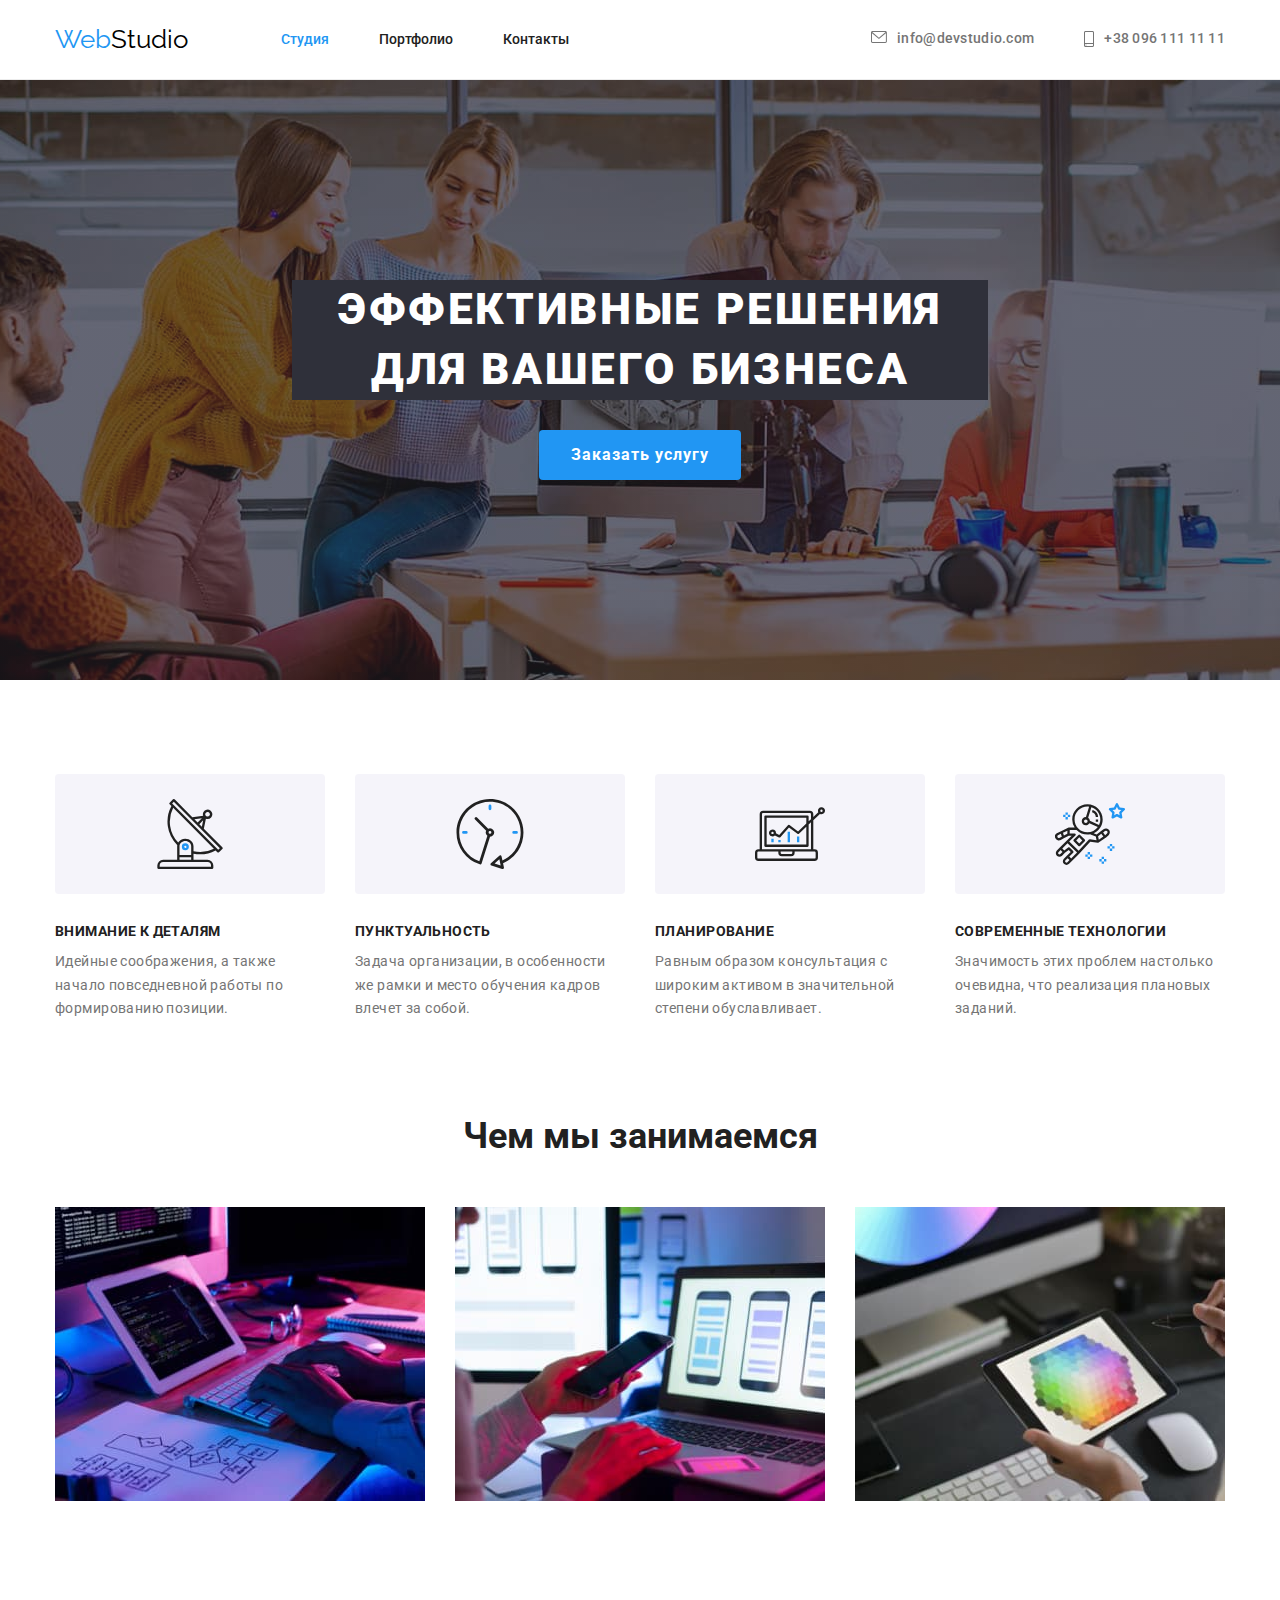
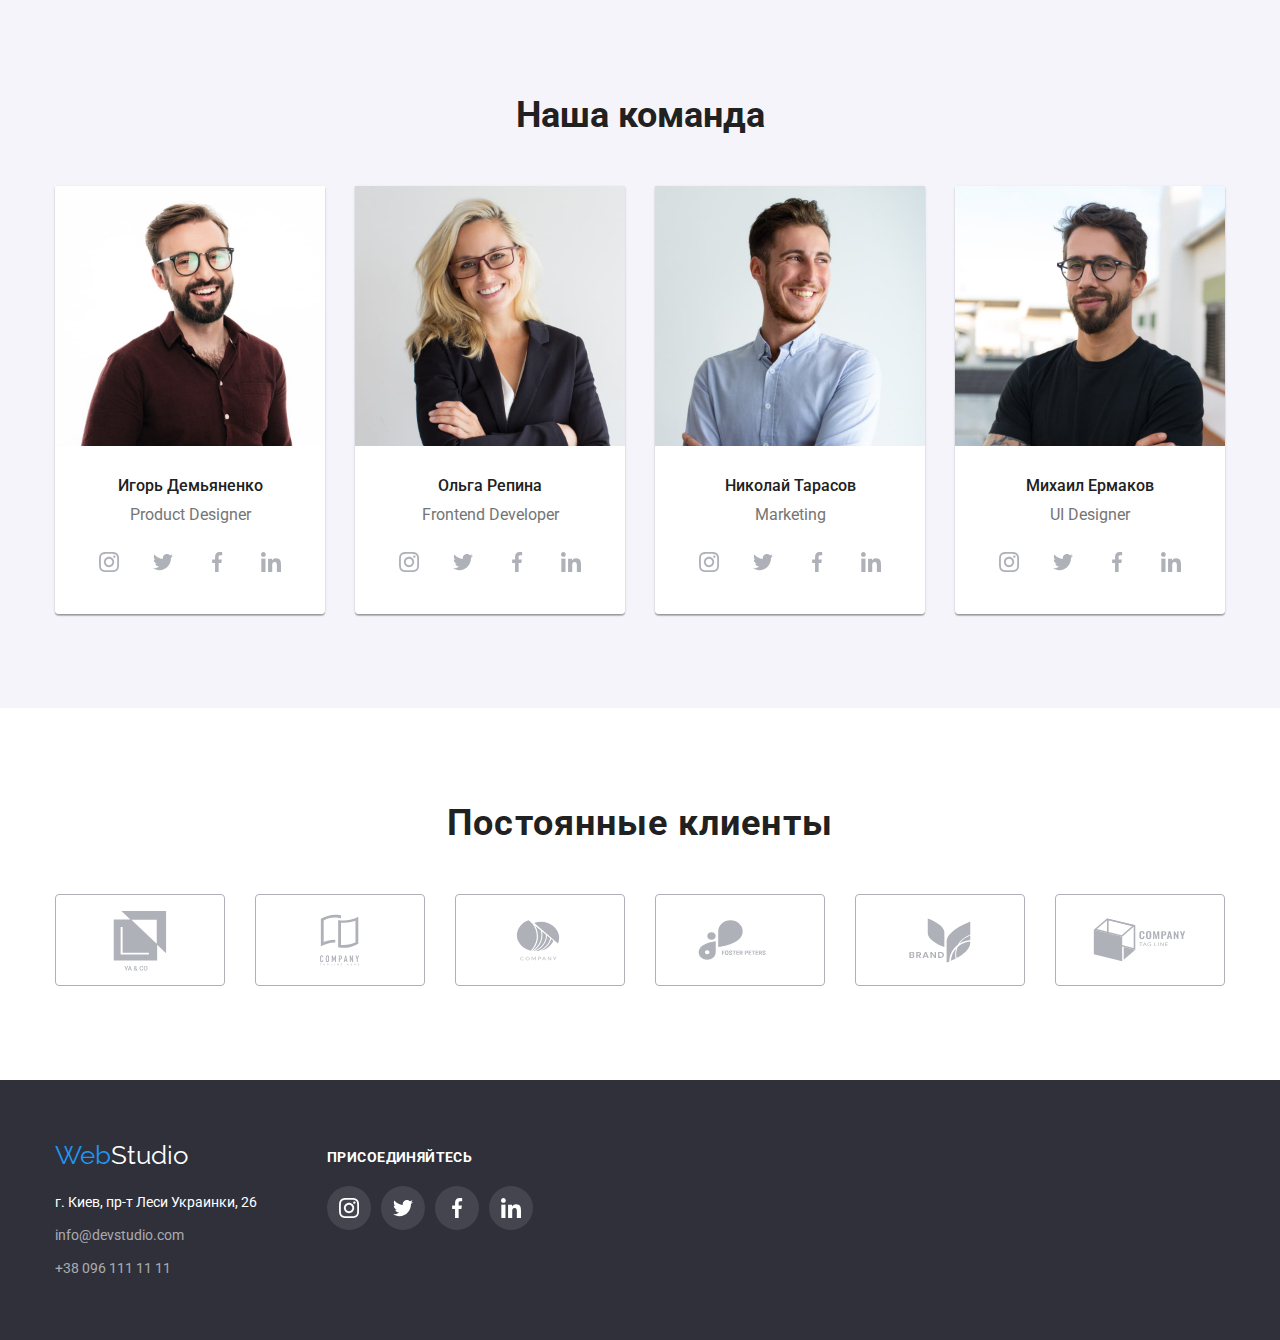
<file: index.html>
<!DOCTYPE html>
<html lang="ru">

<head>

    <meta charset="UTF-8">
    <meta http-equiv="X-UA-Compatible" content="IE=edge">
    <meta name="viewport" content="width=device-width, initial-scale=1.0">
    <title>Студия</title>
    <link
        href="https://fonts.googleapis.com/css2?family=Raleway:wght@700&family=Roboto:wght@400;500;700;900&display=swap"
        rel="stylesheet">
    <link rel="stylesheet"
        href="https://cdnjs.cloudflare.com/ajax/libs/modern-normalize/1.1.0/modern-normalize.min.css">
    <link rel="stylesheet" href="./css/styles.css" />
</head>

<body>
    <header class="page-header">
        <nav class="container main-nav">
            <a href="./index.html" class="logo">Web</a>

            <!-- Навігація на інші сторінки -->
            <ul class="site-nav list">
                <li class="item"><a href="" class="link current">Студия</a></li>
                <li class="item"><a href="./portfolio.html" class="link">Портфолио</a></li>
                <li class="item"><a href="" class="link">Контакты</a></li>
            </ul>

            <ul class="contacts list">
                <li class="contact-item">
                    <a class="contact-link" href="mailto:info@devstudio.com">
                        <svg class="contact-nav" width="16" height="12">
                            <use href="./images/icons/symbol-defs.svg#icon-envelope"></use>
                        </svg>
                        info@devstudio.com</a></li>
                <li class="contact-item">
                    <a class="contact-link" href="tel:+380961111111">
                    <svg class="contact-nav" width="10" height="16">
                        <use href="./images/icons/symbol-defs.svg#icon-smartphone"></use>
                    </svg>    
                +38 096 111 11 11</a>
            </li>
        </ul>
        </nav>
    </header>
    <main>
        <!--Шапка -->
        <section class="order">
            <!-- <div class="container"> -->
                <h1 class="order-title">Эффективные решения для вашего бизнеса</h1>
                <button type="button" class="order-button button">Заказать услугу</button>
            <!-- </div> -->
        </section>

        <!-- Особливості -->
        <section class="features">
            <div class="container">
                <h2 class="our-features">Наши преимущества</h2>
                <div class="feature-titles">
                <ul class="features-list list">
                    
                        <li class="feature icon-antenna">
                            <div class="feature-item">
                                <h3 class="feature-title">Внимание к деталям</h3>
                                <p class="feature-text">Идейные соображения, а также начало повседневной работы по формированию
                                    позиции.</p>
                            </div>
                        </li>
                    
                    <li class="feature icon-clock">
                        <div class="feature-item">
                            <h3 class="feature-title">Пунктуальность</h3>
                            <p class="feature-text">Задача организации, в особенности же рамки и место обучения кадров
                                влечет за собой.</p>
                        </div>
                    </li>
                    
                    <li class="feature icon-diagram">
                        <div class="feature-item">
                            <h3 class="feature-title">Планирование</h3>
                            <p class="feature-text">Равным образом консультация с широким активом в значительной степени
                                обуславливает.</p>
                        </div>
                    </li>
                    
                    
                    <li class="feature icon-astronaut">
                        <div class="feature-item">
                            <h3 class="feature-title">Современные технологии</h3>
                            <p class="feature-text">Значимость этих проблем настолько очевидна, что реализация плановых
                                заданий.
                            </p>
                        </div>
                    </li>
                    
                </ul>
            </div>
            </div>
        </section>

        <section class="works">
            <div class="container">
                <h2 class="work-title">Чем мы занимаемся</h2>
                <ul class="works-list">
                    <li class="work"><img src="./images/activity1.jpg" alt="programer working his desk office"
                            width="370"></li>
                    <li class="work"><img src="./images/activity2.jpg"
                            alt="team creator is working interface mobile phones" width="370">
                    </li>
                    <li class="work"><img src="./images/activity3.jpg" alt="designer is working on tablet" width="370">
                    </li>
                </ul>
            </div>
        </section>

        <section class="team-members">
            <div class="container">
                <h2 class="team-title">Наша команда</h2>
                <ul class="team-list">
                    <li class="team-member">
                        <img class="person" src="./images/product_designer.jpg" alt="Product Designer, Igor Demianenko"
                            width="270">
                        <div class="specialist">
                            <h3 class="name">Игорь Демьяненко</h3>
                            <p class="position">Product Designer</p>
                            <ul class="specialist-links">
                                <li class="social-link">
                                    <a class="icon-link" href="./images/icons/symbol-defs.svg#icon-instagram">
                                        <svg class="social-icon" width="20" height="20">
                                            <use href="./images/icons/symbol-defs.svg#icon-instagram">
                                            </use>
                                        </svg>
                                    </a>
                                </li>
                                <li class="social-link">
                                    <a class="icon-link" href="./images/icons/symbol-defs.svg#icon-twitter">
                                        <svg class="social-icon" width="20" height="20">
                                            <use href="./images/icons/symbol-defs.svg#icon-twitter">
                                            </use>
                                        </svg>
                                    </a>
                                </li>
                                <li class="social-link">
                                    <a class="icon-link" href="./images/icons/symbol-defs.svg#icon-facebook">
                                        <svg class="social-icon" width="20" height="20">
                                            <use href="./images/icons/symbol-defs.svg#icon-facebook">
                                            </use>
                                        </svg>
                                    </a>
                                </li>
                                <li class="social-link">
                                    <a class="icon-link" href="./images/icons/symbol-defs.svg#icon-linkedin">
                                        <svg class="social-icon" width="20" height="20">
                                            <use href="./images/icons/symbol-defs.svg#icon-linkedin">
                                            </use>
                                        </svg>
                                    </a>
                                </li>
                            </ul>
                        </div>

                    </li>
                    <li class="team-member">
                        <img class="person" src="./images/frontend_developer.jpg" alt="Frontend Developer, Olha Repina"
                            width="270">
                        <div class="specialist">
                            <h3 class="name">Ольга Репина</h3>
                            <p class="position">Frontend Developer</p>
                            <ul class="specialist-links">
                                <li class="social-link">
                                    <a class="icon-link" href="./images/icons/symbol-defs.svg#icon-instagram">
                                        <svg class="social-icon" width="20" height="20">
                                            <use href="./images/icons/symbol-defs.svg#icon-instagram">
                                            </use>
                                        </svg>
                                    </a>
                                </li>
                                <li class="social-link">
                                    <a class="icon-link" href="./images/icons/symbol-defs.svg#icon-twitter">
                                        <svg class="social-icon" width="20" height="20">
                                            <use href="./images/icons/symbol-defs.svg#icon-twitter">
                                            </use>
                                        </svg>
                                    </a>
                                </li>
                                <li class="social-link">
                                    <a class="icon-link" href="./images/icons/symbol-defs.svg#icon-facebook">
                                        <svg class="social-icon" width="20" height="20">
                                            <use href="./images/icons/symbol-defs.svg#icon-facebook">
                                            </use>
                                        </svg>
                                    </a>
                                </li>
                                <li class="social-link">
                                    <a class="icon-link" href="./images/icons/symbol-defs.svg#icon-linkedin">
                                        <svg class="social-icon" width="20" height="20">
                                            <use href="./images/icons/symbol-defs.svg#icon-linkedin">
                                            </use>
                                        </svg>
                                    </a>
                                </li>
                            </ul>
                        </div>
                    </li>
                    <li class="team-member">
                        <img class="person" src="./images/marketing.jpg" alt="Marketing, Nikolai Tarasov" width="270">
                        <div class="specialist">
                            <h3 class="name">Николай Тарасов</h3>
                            <p class="position">Marketing</p>
                            <ul class="specialist-links">
                                <li class="social-link">
                                    <a class="icon-link" href="./images/icons/symbol-defs.svg#icon-instagram">
                                        <svg class="social-icon" width="20" height="20">
                                            <use href="./images/icons/symbol-defs.svg#icon-instagram">
                                            </use>
                                        </svg>
                                    </a>
                                </li>
                                <li class="social-link">
                                    <a class="icon-link" href="./images/icons/symbol-defs.svg#icon-twitter">
                                        <svg class="social-icon" width="20" height="20">
                                            <use href="./images/icons/symbol-defs.svg#icon-twitter">
                                            </use>
                                        </svg>
                                    </a>
                                </li>
                                <li class="social-link">
                                    <a class="icon-link" href="./images/icons/symbol-defs.svg#icon-facebook">
                                        <svg class="social-icon" width="20" height="20">
                                            <use href="./images/icons/symbol-defs.svg#icon-facebook">
                                            </use>
                                        </svg>
                                    </a>
                                </li>
                                <li class="social-link">
                                    <a class="icon-link" href="./images/icons/symbol-defs.svg#icon-linkedin">
                                        <svg class="social-icon" width="20" height="20">
                                            <use href="./images/icons/symbol-defs.svg#icon-linkedin">
                                            </use>
                                        </svg>
                                    </a>
                                </li>
                            </ul>
                        </div>
                    </li>
                    <li class="team-member">
                        <img class="person" src="./images/ui_designer.jpg" alt="UI Designer, Mikhail Yermakov"
                            width="270">
                        <div class="specialist">
                            <h3 class="name">Михаил Ермаков</h3>
                            <p class="position">UI Designer</p>
                            <ul class="specialist-links">
                                <li class="social-link">
                                    <a class="icon-link" href="./images/icons/symbol-defs.svg#icon-instagram">
                                        <svg class="social-icon" width="20" height="20">
                                            <use href="./images/icons/symbol-defs.svg#icon-instagram">
                                            </use>
                                        </svg>
                                    </a>
                                </li>
                                <li class="social-link">
                                    <a class="icon-link" href="./images/icons/symbol-defs.svg#icon-twitter">
                                        <svg class="social-icon" width="20" height="20">
                                            <use href="./images/icons/symbol-defs.svg#icon-twitter">
                                            </use>
                                        </svg>
                                    </a>
                                </li>
                                <li class="social-link">
                                    <a class="icon-link" href="./images/icons/symbol-defs.svg#icon-facebook">
                                        <svg class="social-icon" width="20" height="20">
                                            <use href="./images/icons/symbol-defs.svg#icon-facebook">
                                            </use>
                                        </svg>
                                    </a>
                                </li>
                                <li class="social-link">
                                    <a class="icon-link" href="./images/icons/symbol-defs.svg#icon-linkedin">
                                        <svg class="social-icon" width="20" height="20">
                                            <use href="./images/icons/symbol-defs.svg#icon-linkedin">
                                            </use>
                                        </svg>
                                    </a>
                                </li>
                            </ul>
                        </div>
                    </li>
                </ul>
            </div>
        </section>

    <section class="clients">
        <div class="container">
            <h2 class="clients-title">Постоянные клиенты</h2>
            <ul class="clients-list">
            <li class="clients-item">
                <a class="button-client" href="./images/icons/symbol-defs.svg#icon-company1">
                <svg class="button-icon">
                    <use href="./images/icons/symbol-defs.svg#icon-company1"></use>
                </svg>
            </a></li>
            <li class="clients-item"><a class="button-client" href="./images/icons/symbol-defs.svg#icon-company2"">
                <svg class="button-icon">
                    <use href="./images/icons/symbol-defs.svg#icon-company2"></use>
                </svg>
            </a></li>
            <li class="clients-item"><a class="button-client" href="./images/icons/symbol-defs.svg#icon-company3">
                <svg class="button-icon">
                    <use href="./images/icons/symbol-defs.svg#icon-company3"></use>
                </svg>
            </a></li>
            <li class="clients-item"><a class="button-client" href="./images/icons/symbol-defs.svg#icon-company4">
                <svg class="button-icon">
                    <use href="./images/icons/symbol-defs.svg#icon-company4"></use>
                </svg>
            </a></li>
            <li class="clients-item"><a class="button-client" href="./images/icons/symbol-defs.svg#icon-company5">
                <svg class="button-icon">
                    <use href="./images/icons/symbol-defs.svg#icon-company5"></use>
                </svg>
            </a></li>
            <li class="clients-item"><a class="button-client" href="./images/icons/symbol-defs.svg#icon-company6">
                <svg class="button-icon">
                    <use href="./images/icons/symbol-defs.svg#icon-company6"></use>
                </svg>
            </a></li>
            </ul>
        </div>
    </section>

</main>
    <footer class="footer">
        <section class="container footer-nav">
<div>
    <a href="./index.html" class="footer-logo">Web</a>
    <address>
        <ul class="footer-contacts">
            <li class="address-item"><a href="https://www.google.com/maps/place/%D0%B1%D1%83%D0%BB%D1%8C%D0%B2%D0%B0%D1%80+%D0%9B%D0%B5%D1%81%D1%96+%D0%A3%D0%BA%D1%80%D0%B0%D1%97%D0%BD%D0%BA%D0%B8,+26,+%D0%9A%D0%B8%D1%97%D0%B2,+%D0%A3%D0%BA%D1%80%D0%B0%D1%97%D0%BD%D0%B0,+02000/@50.4265807,30.5383858,17z/data=!3m1!4b1!4m5!3m4!1s0x40d4cf0e033ecbe9:0x57a4dffefec77da0!8m2!3d50.4265807!4d30.5383858"
                    target="_blank" class="footer-contact-address">г.
                    Киев, пр-т Леси Украинки, 26</a></li>
            <li class="address-item"><a href="mailto:info@devstudio.com" class="footer-contact-email">info@devstudio.com</a></li>
            <li class="address-item"><a href="tel:+380961111111" class="footer-contact-tel">+38 096 111 11 11</a></li>
        </ul>
    </address>
</div>
<div class="join-us">
    <p class="join-title">Присоединяйтесь</p>
    <ul class="join-list">
        <li class="social-link">
            <a class="icon-link" href="./images/icons/symbol-defs.svg#icon-instagram">
                <svg class="social-icon" width="20" height="20">
                    <use href="./images/icons/symbol-defs.svg#icon-instagram">
                    </use>
                </svg>
            </a>
        </li>
        <li class="social-link">
            <a class="icon-link" href="./images/icons/symbol-defs.svg#icon-twitter">
                <svg class="social-icon" width="20" height="20">
                    <use href="./images/icons/symbol-defs.svg#icon-twitter"></use>
                </svg>
            </a>
        </li>
        <li class="social-link">
            <a class="icon-link" href="./images/icons/symbol-defs.svg#icon-facebook">
                <svg class="social-icon" width="20" height="20">
                    <use href="./images/icons/symbol-defs.svg#icon-facebook"></use>
                </svg>
            </a>
        </li>
        <li class="social-link">
            <a class="icon-link" href="./images/icons/symbol-defs.svg#icon-linkedin">
                <svg class="social-icon" width="20" height="20">
                    <use href="images/icons/symbol-defs.svg#icon-linkedin"></use>
                </svg>
            </a>
        </li>
    </ul>
</div>
</section>
</footer>
</body>
</html>
</file>
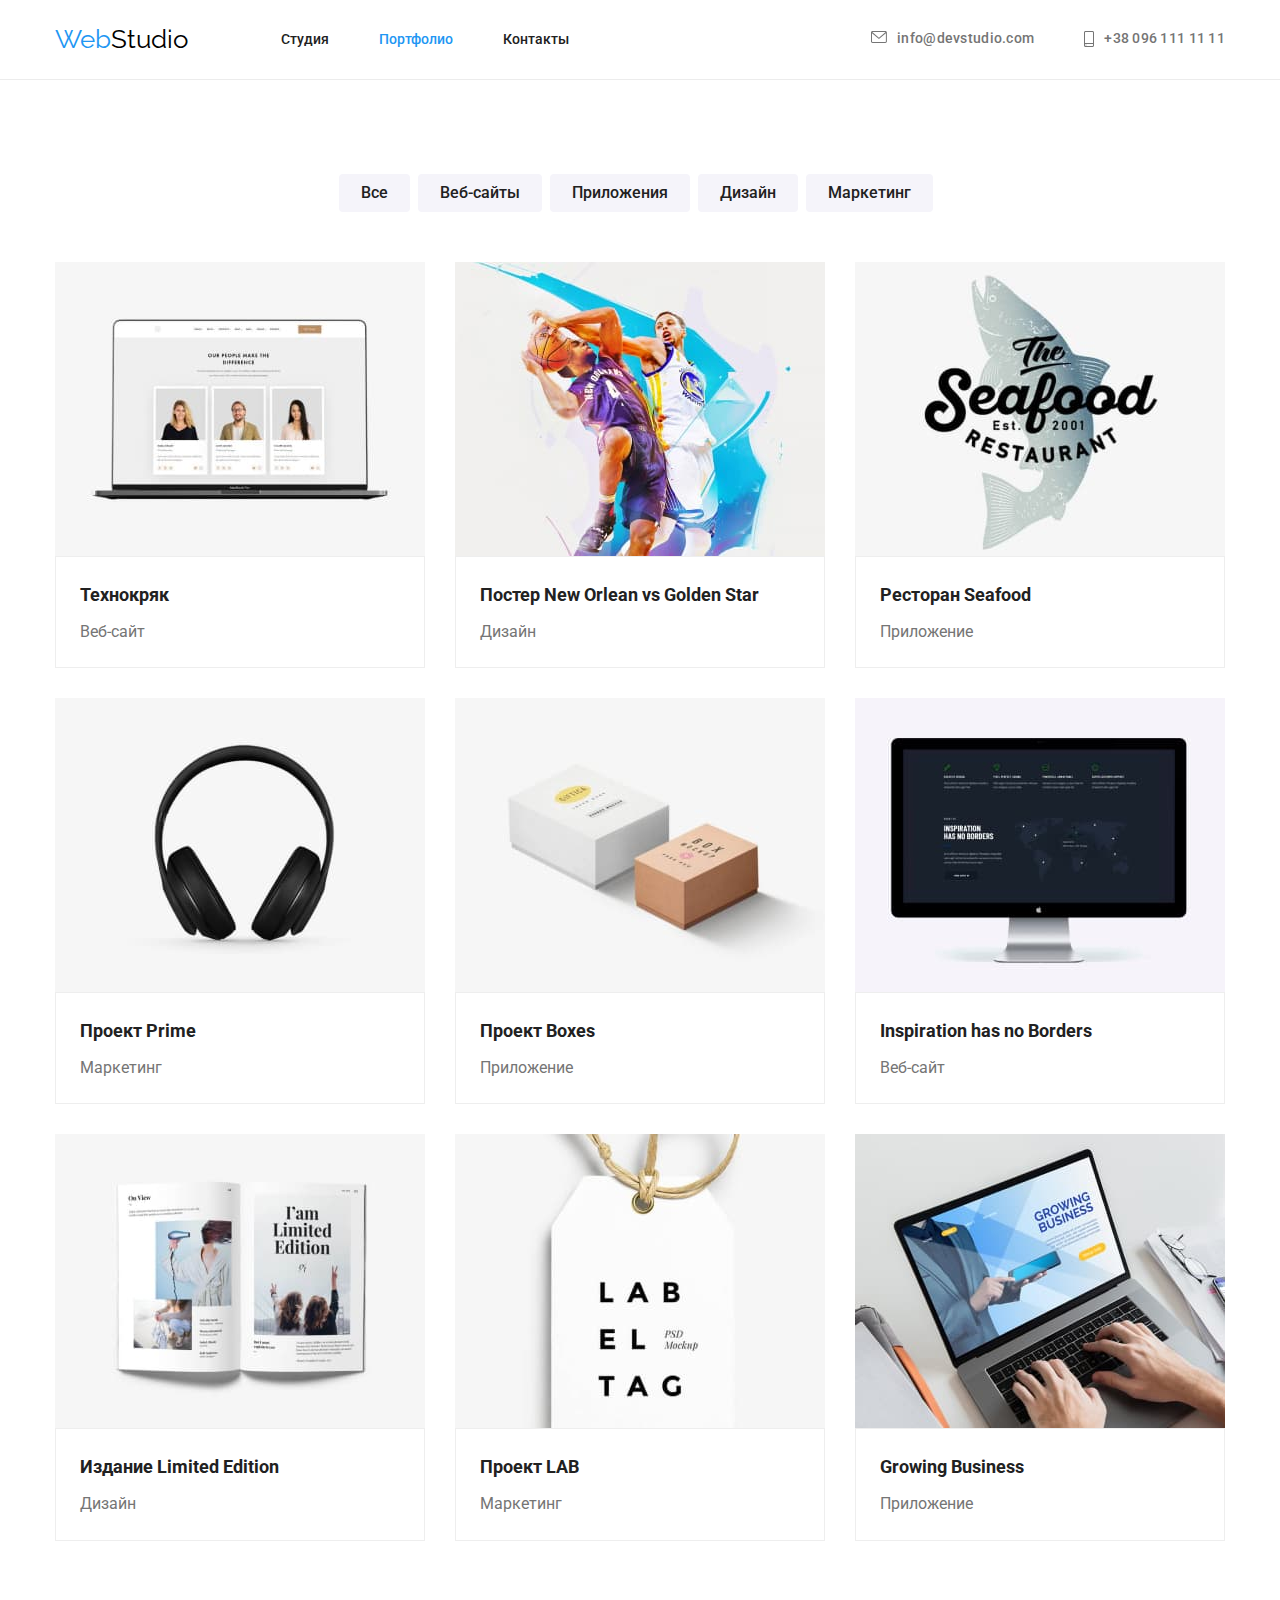
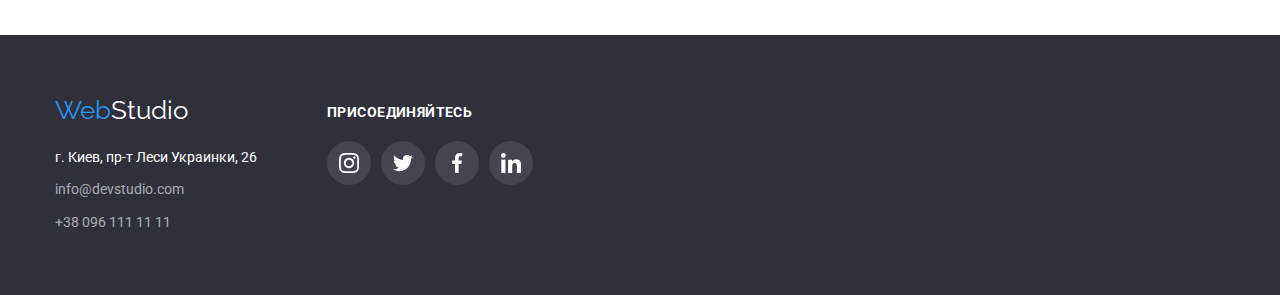
<file: portfolio.html>
<!DOCTYPE html>
<html lang="en">

<head>

    <meta charset="UTF-8">
    <meta http-equiv="X-UA-Compatible" content="IE=edge">
    <meta name="viewport" content="width=device-width, initial-scale=1.0">
    <title>Портфолио</title>
    <link
        href="https://fonts.googleapis.com/css2?family=Raleway:wght@700&family=Roboto:wght@400;500;700;900&display=swap"
        rel="stylesheet">
    <link rel="stylesheet"
        href="https://cdnjs.cloudflare.com/ajax/libs/modern-normalize/1.1.0/modern-normalize.min.css">
    <link rel="stylesheet" href="./css/styles.css">
</head>

<body>
    <header class="page-header">
        <nav class="container main-nav">
            <a href="./index.html" class="logo">Web</a>

            <!-- Навігація на інші сторінки -->
            <ul class="site-nav list">
                <li class="item"><a href="./index.html" class="link">Студия</a></li>
                <li class="item"><a href="./portfolio.html" class="link current">Портфолио</a></li>
                <li class="item"><a href="" class="link">Контакты</a></li>
            </ul>

            <ul class="contacts list">
                <li class="contact-item">
                    <a class="contact-link" href="mailto:info@devstudio.com">
                        <svg class="contact-nav" width="16" height="12">
                            <use href="./images/icons/symbol-defs.svg#icon-envelope"></use>
                        </svg>
                        info@devstudio.com</a>
                </li>
                <li class="contact-item">
                    <a class="contact-link" href="tel:+380961111111">
                        <svg class="contact-nav" width="10" height="16">
                            <use href="./images/icons/symbol-defs.svg#icon-smartphone"></use>
                        </svg>
                        +38 096 111 11 11</a>
                </li>
            </ul>
        </nav>
    </header>
    <main>
        <!-- Фільтри -->
        <section class="filters">
            <div class="container">
                <h1 class="filter-title">Filters</h1>
                <ul class="filters-nav list">
                    <li><button type="button primary" class="filter">Все</button></li>
                    <li><button type="button secondary" class="filter">Веб-сайты</button></li>
                    <li><button type="button secondary" class="filter">Приложения</button></li>
                    <li><button type="button secondary" class="filter">Дизайн</button></li>
                    <li><button type="button secondary" class="filter">Маркетинг</button></li>
                </ul>
            
                <ul class="samples-list">
                    <li class="samples">
                        <!-- < href="" class="sample-link"> -->
                        <img class="project" src="./images/project1.jpg" alt="Web-site" width="370">
                        <div class="sample-description">
                            <h2 class="sample">Технокряк</h2>
                            <p class="filter-type">Веб-сайт</p>
                        </div>
                    <!-- </a> -->
                    </li>
                    <li class="samples">
                        <img class="project" src="./images/project2.jpg" alt="Poster" width="370">
                        <div class="sample-description">
                            <h2 class="sample">Постер New Orlean vs Golden Star</h2>
                            <p class="filter-type">Дизайн</p>
                        </div>
                    </li>
                    <li class="samples">
                        <img class="project" src="./images/project3.jpg" alt="Application" width="370">
                        <div class="sample-description">
                            <h2 class="sample">Ресторан Seafood</h2>
                            <p class="filter-type">Приложение</p>
                        </div>
                    </li>
                    <li class="samples">
                        <img class="project" src="./images/project4.jpg" alt="Marketing" width="370">
                        <div class="sample-description">
                            <h2 class="sample">Проект Prime</h2>
                            <p class="filter-type">Маркетинг</p>
                        </div>
                    </li>
                    <li class="samples">
                        <img class="project" src="./images/project5.jpg" alt="Application" width="370">
                        <div class="sample-description">
                            <h2 class="sample">Проект Boxes</h2>
                            <p class="filter-type">Приложение</p>
                        </div>
                    </li>
                    <li class="samples">
                        <img class="project" src="./images/project6.jpg" alt="Web-site" width="370">
                        <div class="sample-description">
                            <h2 class="sample">Inspiration has no Borders</h2>
                            <p class="filter-type">Веб-сайт</p>
                        </div>
                    </li>
                    <li class="samples">
                        <img class="project" src="./images/project7.jpg" alt="Design" width="370">
                        <div class="sample-description">
                            <h2 class="sample">Издание Limited Edition</h2>
                            <p class="filter-type">Дизайн</p>
                        </div>
                    </li>
                    <li class="samples">
                        <img class="project" src="./images/project8.jpg" alt="Marketing" width="370">
                        <div class="sample-description">
                            <h2 class="sample">Проект LAB</h2>
                            <p class="filter-type">Маркетинг</p>
                        </div>
                    </li>
                    <li class="samples">
                        <img class="project" src="./images/project9.jpg" alt="Application" width="370">
                        <div class="sample-description">
                            <h2 class="sample">Growing Business</h2>
                            <p class="filter-type">Приложение</p>
                        </div>
                    </li>
                </ul>
            </div>
        </section>
    </main>
    <footer class="footer">
        <section class="container footer-nav">
            <div>
            <a href="./index.html" class="footer-logo">Web</a>
        <address>
            <ul class="footer-contacts">
                <li class="address-item"><a
                        href="https://www.google.com/maps/place/%D0%B1%D1%83%D0%BB%D1%8C%D0%B2%D0%B0%D1%80+%D0%9B%D0%B5%D1%81%D1%96+%D0%A3%D0%BA%D1%80%D0%B0%D1%97%D0%BD%D0%BA%D0%B8,+26,+%D0%9A%D0%B8%D1%97%D0%B2,+%D0%A3%D0%BA%D1%80%D0%B0%D1%97%D0%BD%D0%B0,+02000/@50.4265807,30.5383858,17z/data=!3m1!4b1!4m5!3m4!1s0x40d4cf0e033ecbe9:0x57a4dffefec77da0!8m2!3d50.4265807!4d30.5383858"
                        target="_blank" class="footer-contact-address">г.
                        Киев, пр-т Леси Украинки, 26</a></li>
                <li class="address-item"><a href="mailto:info@devstudio.com" class="footer-contact-email">info@devstudio.com</a>
                </li>
                <li class="address-item"><a href="tel:+380961111111" class="footer-contact-tel">+38 096 111 11 11</a></li>
            </ul>
        </address>
        </div>

        <section class="join-us">
            <p class="join-title">Присоединяйтесь</p>
            <ul class="join-list">
                <li class="social-link">
                    <a class="icon-link" href="./images/icons/symbol-defs.svg#icon-instagram">
                        <svg class="social-icon" width="20" height="20">
                            <use href="./images/icons/symbol-defs.svg#icon-instagram">
                            </use>
                        </svg>
                    </a>
                </li>
                <li class="social-link">
                    <a class="icon-link" href="./images/icons/symbol-defs.svg#icon-twitter">
                        <svg class="social-icon" width="20" height="20">
                            <use href="./images/icons/symbol-defs.svg#icon-twitter"></use>
                        </svg>
                    </a>
                </li>
                <li class="social-link">
                    <a class="icon-link" href="./images/icons/symbol-defs.svg#icon-facebook">
                        <svg class="social-icon" width="20" height="20">
                            <use href="./images/icons/symbol-defs.svg#icon-facebook"></use>
                        </svg>
                    </a>
                </li>
                <li class="social-link">
                    <a class="icon-link" href="./images/icons/symbol-defs.svg#icon-linkedin">
                        <svg class="social-icon" width="20" height="20">
                            <use href="images/icons/symbol-defs.svg#icon-linkedin"></use>
                        </svg>
                    </a>
                </li>
            </ul>
        </section>
        </div>
    </footer>
</body>

</html>
</file>
<file: css/styles.css>
/* main color #212121 */
/* secondary color #757575 */
/* accent color #2196F3 */
/* main white color #FFFFFF */
/* secondary white color rgba(255, 255, 255, 0.6) */

:root {
    --primary-text-color: #757575;
    --title-text-color: #212121;
    --accent-color: #2196F3;
    --primary-white-color: #FFFFFF;
    --button-color: #F5F4FA;
    --secondary-white-color: rgba(255, 255, 255, 0.6);
    --footer-color: #2F303A;
    --logo-text-color: #000000;
    --team-bg-color: #f5f4fa;
    --secondary-border-color: #eeeeee;
    --order-background: #C4C4C4;
    --border-color: #ECECEC;
    --icon-fill: rgba(175, 177, 184, 1);
}

body {
    /* width: 1200px; */
    font-family: Roboto, sans-serif;
    background-color: var(--primary-white-color);
    color: var(--primary-text-color);
}

header {
    border-bottom: 1px solid var(--border-color);
    padding: 24px 0;
}

.main-nav {
    display: flex;
    align-items: center;
    /* height: 80px; */
}

.logo {
    color: var(--accent-color);
    font-family: Raleway, sans-serif;
    font-size: 26px;
    line-height: 1.19;
    text-decoration: none;
    /* color: #2196F3; */
}

.logo::after {
    content: "Studio";
    color: var(--logo-text-color);
}

/* any list */
ul {
    list-style: none;
    padding: 0;
    margin: 0;
}

/* site nav */

.site-nav {
    display: flex;
    margin-left: 93px;
}

.site-nav .item:not(:last-child) {
    margin-right: 50px;
}

.site-nav .link {
    font-weight: 500;
    font-size: 14px;
    line-height: 1.14;
    color: var(--title-text-color);
    text-decoration: none;
    /* display: block;
    padding-top: 21px;
    padding-bottom: 21px; */
}

.site-nav .link:hover,
.site-nav .link:focus {
    color: var(--accent-color);
}

/* header contacts */
.contacts {
    display: flex;
    margin-left: auto;
}

.contacts a {
display: flex;}
    /* justify-content: center;
    align-items: center; */
    /* font-size: 14px;
    line-height: 1.1;
    letter-spacing: 0.02em;
    color: var(--primary-text-color);
 */

.contacts .contact-item+.contact-item {
    margin-left: 50px;
}

/* .contact-item .contact-nav:hover,
.contact-item .contact-nav:focus {
    color: var(--accent-color);
    fill: var(--accent-color);
} */

.contact-nav{
margin-right: 10px;
}
.contact-link {
    color: var(--primary-text-color);
    fill: var(--primary-text-color);
    font-weight: 500;
    font-size: 14px;
    line-height: 1.14;
    letter-spacing: 0.02em;
    text-decoration: none;
}

.contact-link:hover,
.contact-link:focus {
    color: var(--accent-color);
    fill: var(--accent-color);
}

/* .contacts list {
    display: flex;
    margin-right: 10px;
} */

.filters-nav .link {
    color: var(--accent-color);
}

.filters-nav .link:hover,
.filters-nav .link:focus {
    color: var(--accent-color);
}

.link.current {
    color: var(--accent-color);
}

/* Эффективные решения для вашего бизнеса */
.order {
    height: 600px;
    max-width: 1600px;
    margin-left: auto;
    margin-right: auto;
    background-image: linear-gradient(to right, rgba(47, 48, 58, 0.4), rgba(47, 48, 58, 0.4)),
        url(../images/order-image.jpg);
    background-repeat: no-repeat;
    background-position: center;
    background-size: cover;
    /* background-color: var(--order-background); */
    text-align: center;
    padding-top: 200px;
    padding-bottom: 200px;
}

.order-title {
    text-align: center;
    margin: 0 auto;
    /* padding-bottom: 30px;
    /* margin-top: 0; */
    margin-bottom: 30px;
    font-weight: 900;
    font-size: 44px;
    line-height: 1.36;
    /* text-align: center; */
    letter-spacing: 0.06em;
    text-transform: uppercase;
    background-color: var(--footer-color);
    color: var(--primary-white-color);
    width: 696px;
}

/* Заказать услугу */
.button {
    display: flex;
    padding: 10px 32px;
    min-width: 200px;
    height: 50px;
    font-family: inherit;
    color: var(--primary-white-color);
    background-color: var(--accent-color);
    font-weight: 700;
    font-size: 16px;
    line-height: 1.9;
    border: none;
    border-radius: 4px;
    cursor: pointer;
    letter-spacing: 0.06em;
    margin: 0 auto;
}

/* order buttons */

.button.primary {
    color: var(--primary-white-color);
    background-color: var(--accent-color);
}

.button.secondary {
    color: var(--accent-color);
    background-color: var(--primary-white-color);
} 

.button:hover,
.button:focus {
    color: var(--primary-white-color);
    background-color: var(--accent-color);
} 

/* direction and team */

.works-list {
    display: flex;
}

.works {
    padding-top: 94px;
    padding-bottom: 94px;

}

.works-list .work:not(:last-child) {
    margin-right: 30px;
}

.work-title {
    text-align: center;
    color: var(--title-text-color);
    font-weight: 700;
    font-size: 36px;
    line-height: 1.17;
    margin-bottom: 50px;
    margin-top: 0;
}


/* our team */

.team-list {
    display: flex;
    flex-wrap: wrap;
}

.team-title {
    text-align: center;
    color: var(--title-text-color);
    font-weight: 700;
    font-size: 36px;
    line-height: 1.17;
    margin-bottom: 50px;
    margin-top: 0;
}

.team-members {
    background-color: var(--team-bg-color);
    padding-top: 94px;
    padding-bottom: 94px;

}

.team-member {
    width: calc(100% -3*30/4);
    box-shadow: 0px 1px 3px rgba(0, 0, 0, 0.12), 0px 1px 1px rgba(0, 0, 0, 0.14), 0px 2px 1px rgba(0, 0, 0, 0.2);
    border-radius: 0px 0px 4px 4px;
}

.person {
    display: block;
    width: 270px;
    height: 260px;
}

.team-list .team-member:not(:last-child) {
    margin-right: 30px;
}

.specialist {
    display: block;
    padding-top: 30px;
    padding-bottom: 30px;
    text-align: center;
    background-color: var(--primary-white-color);
    border-radius: 0px 0px 4px 4px;
}
.specialist-links{
    display: flex;
    margin-left: 32px;
}

.specialist-links .social-link {
    fill: var(--icon-fill);
}
.specialist-links .social-link:not(:last-child) {
    margin-right: 10px;
}
.name {
    color: var(--title-text-color);
    /* height: 19px; */
    margin-top: 0;
    margin-bottom: 0;
    font-weight: 500;
    font-size: 16px;
    line-height: 1.19;
}

.position {
    margin-top: 10px;
    margin-bottom: 0;
    padding-bottom: 16px;
    font-size: 16px;
    line-height: 1.19;
}

/* --------Clients------- */

.clients{
    display: flex;
    justify-content: center;
    padding-top: 94px;
    padding-bottom: 94px;
}

.clients-title{
        text-align: center;
        color: var(--title-text-color);
        font-weight: 700;
        font-size: 36px;
        line-height: 1.17;
        margin-bottom: 50px;
        margin-top: 0;
        letter-spacing: 0.03em;
}
.clients-list{
    display: flex;
    justify-content: center;
    align-items: center;
    }

.clients-list .clients-item:not(:last-child) {
     margin-right: 30px;
    }
.clients-item{
    width: 170px;
}
.button-client{
    display: flex;
    justify-content: center;
    /* align-items: center; */
    width: 170px;
    height: 92px;
    border: 1px solid var(--icon-fill);
    fill: var(--icon-fill);
    border-radius: 4px;
}

.button-client:hover,
.button-client:focus{
fill: var(--accent-color);
border: 1px solid var(--accent-color);
}

.button-icon{
    width: 106px;
    height: 60px; 
    margin: 16px 32px;
    color: var(--icon-fill);
    justify-content: center;
}

/* .button-icon:hover{
fill: var(--accent-color);
} */
 
/* filters */

.filters{
    padding-top: 94px;
    padding-bottom: 94px;
}

.filter {
    display: inline-block;
    padding: 6px 22px;
    /* height: 38px; */
    font-family: inherit;
    color: var(--title-text-color);
    background-color: var(--button-color);
    text-align: center;
    font-weight: 500;
    font-size: 16px;
    line-height: 1.6;
    border: none;
    border-radius: 4px;
    cursor: pointer;
    margin-right: 8px;
}

.filter:hover,
.filter:focus {
color: var(--primary-white-color);
background-color: var(--accent-color);
}

.filter-title {
    display: none;
}

.filters-nav {
    display: flex;
    justify-content: center;
    margin-bottom: 50px;
}


.filter-type {
    font-size: 16px;
    line-height: 1.9;
    margin-top: 0;
    margin-bottom: 0;
}

.samples-list {
    display: flex;
    flex-wrap: wrap;
}

.samples {
    margin-right: 30px;
    margin-bottom: 30px;
    flex-basis: calc((100% - 60px) / 3);
    max-width: 370px;
    background: var(--primary-white-color);
}

.samples:nth-of-type(3n) {
    margin-right: 0;
}

.samples:nth-last-child(-n + 3) {
    margin-bottom: 0;
}

.sample {
    color: var(--title-text-color);
    font-weight: 700;
    font-size: 18px;
    line-height: 2;
    margin-bottom: 4px;
    margin-top: 0;
}


.samples:hover,
.samples:focus {
    box-shadow: 0px 1px 1px rgba(0, 0, 0, 0.12), 0px 4px 4px rgba(0, 0, 0, 0.06), 1px 4px 6px rgba(0, 0, 0, 0.16);
}

.samples img {
    display: block;
}

.sample-description {
    display: block;
    padding: 20px 24px 20px 24px;
    border: 1px solid var(--secondary-border-color);
}

.project {
    width: 370px;
    height: 294px;
}


/* our features */

.our-features {
    margin: 0;
    display: none;
}

.features-list {
    display: flex;
    width: 1200px;
}

.feature-titles{
    display: flex;
    flex-wrap: wrap;
    justify-content: space-between;
    padding: 0;
    margin: 0;

}
.features {
    padding-top: 94px;
    margin: 0;
    display: flex;
    justify-content: space-between;
}

.feature::before {
    display: block;
    content: "";
    width: 270px;
    height: 120px;
    margin-bottom: 30px;
    background-repeat:no-repeat;
    background-size: 70px;
    background-position: center;
    background-color: var(--button-color);
    border-radius: 4px;
}

.icon-antenna::before{
background-image: url(../images/icons/SVG-light/antenna-icon-copy.svg);
}
.icon-clock::before{
background-image: url(../images/icons/SVG-light/clock-icon-copy.svg);
}

.icon-diagram::before{
    background-image: url(../images/icons/SVG-light/diagram-icon-copy.svg);
}

.icon-astronaut::before{
    background-image: url(../images/icons/SVG-light/astronaut-icon-copy.svg);
}


.features-list .feature:not(:last-child) {
    margin-right: 30px;
}

.feature-title {
    color: var(--title-text-color);
    font-weight: 700;
    font-size: 14px;
    line-height: 1.14;
    text-transform: uppercase;
    margin-top: 0;
    margin-bottom: 10px;
    letter-spacing: 0.03em;
}

.feature-text {
    margin-top: 10px;
    margin-bottom: 0;
    font-size: 14px;
    line-height: 1.7;
    letter-spacing: 0.03em;
}

/* footer */
.footer {
    display: flex;
    margin-top: 0;
    background-color: var(--footer-color);
    padding-top: 60px;
    padding-bottom: 60px;
}
.footer-nav{
    display: flex;
}

.footer-contacts {
    margin-top: 20px;
}

.footer-contact-address {
    color: var(--primary-white-color);
    font-size: 14px;
    line-height: 1.7;
    text-decoration: none;
    font-style: normal;
    /* margin-bottom: 9px; */
}

.footer-contact-tel,
.footer-contact-email {
    color: var(--secondary-white-color);
    font-size: 14px;
    line-height: 1.7;
    text-decoration: none;
    font-style: normal;
}

.footer-contacts a:hover,
.footer-contacts a:focus {
    color: var(--accent-color);
}

.address-item:not(:last-child) {
        margin-bottom: 9px;
    }

/* .footer-contact-email {
    margin-bottom: 9px;
} */

.footer-logo {
    color: var(--accent-color);
    font-family: Raleway, sans-serif;
    font-size: 26px;
    line-height: 1.19;
    text-decoration: none;
}

.footer-logo::after {
    content: "Studio";
    color: var(--primary-white-color);
}
.join-us{
    margin-left: 70px;
}

.join-title{
    font-weight: 700;
    font-size: 14px;
    line-height: 1.14;
    letter-spacing: 0.03em;
    text-transform: uppercase;
    color: var(--primary-white-color);
    margin-top: 10px;
    margin-bottom: 20px;
}

.join-list{
    display: flex;
    align-items: center;
}

.social-link{
    fill: var(--primary-white-color);
    }
.join-list .social-link:not(:last-child){
    margin-right: 10px;
}

.icon-link{
    display: flex;
    justify-content: center;
    align-items: center;
    width: 44px;
    height: 44px;
    background: rgba(255, 255, 255, 0.1);
    border-radius: 50%;
    margin-left: auto;
    margin-right: auto;
    fill: var(--grey-text-color);
}

.icon-link:hover,
.icon-link:focus{
fill: var(--primary-white-color);
background-color: var(--accent-color);
border-radius: 50%;
}

.container {
    padding-left: 15px;
    padding-right: 15px;
    margin-left: auto;
    margin-right: auto;
    width: 1200px;
    /* outline: 2px solid tomato; */
}
</file>
